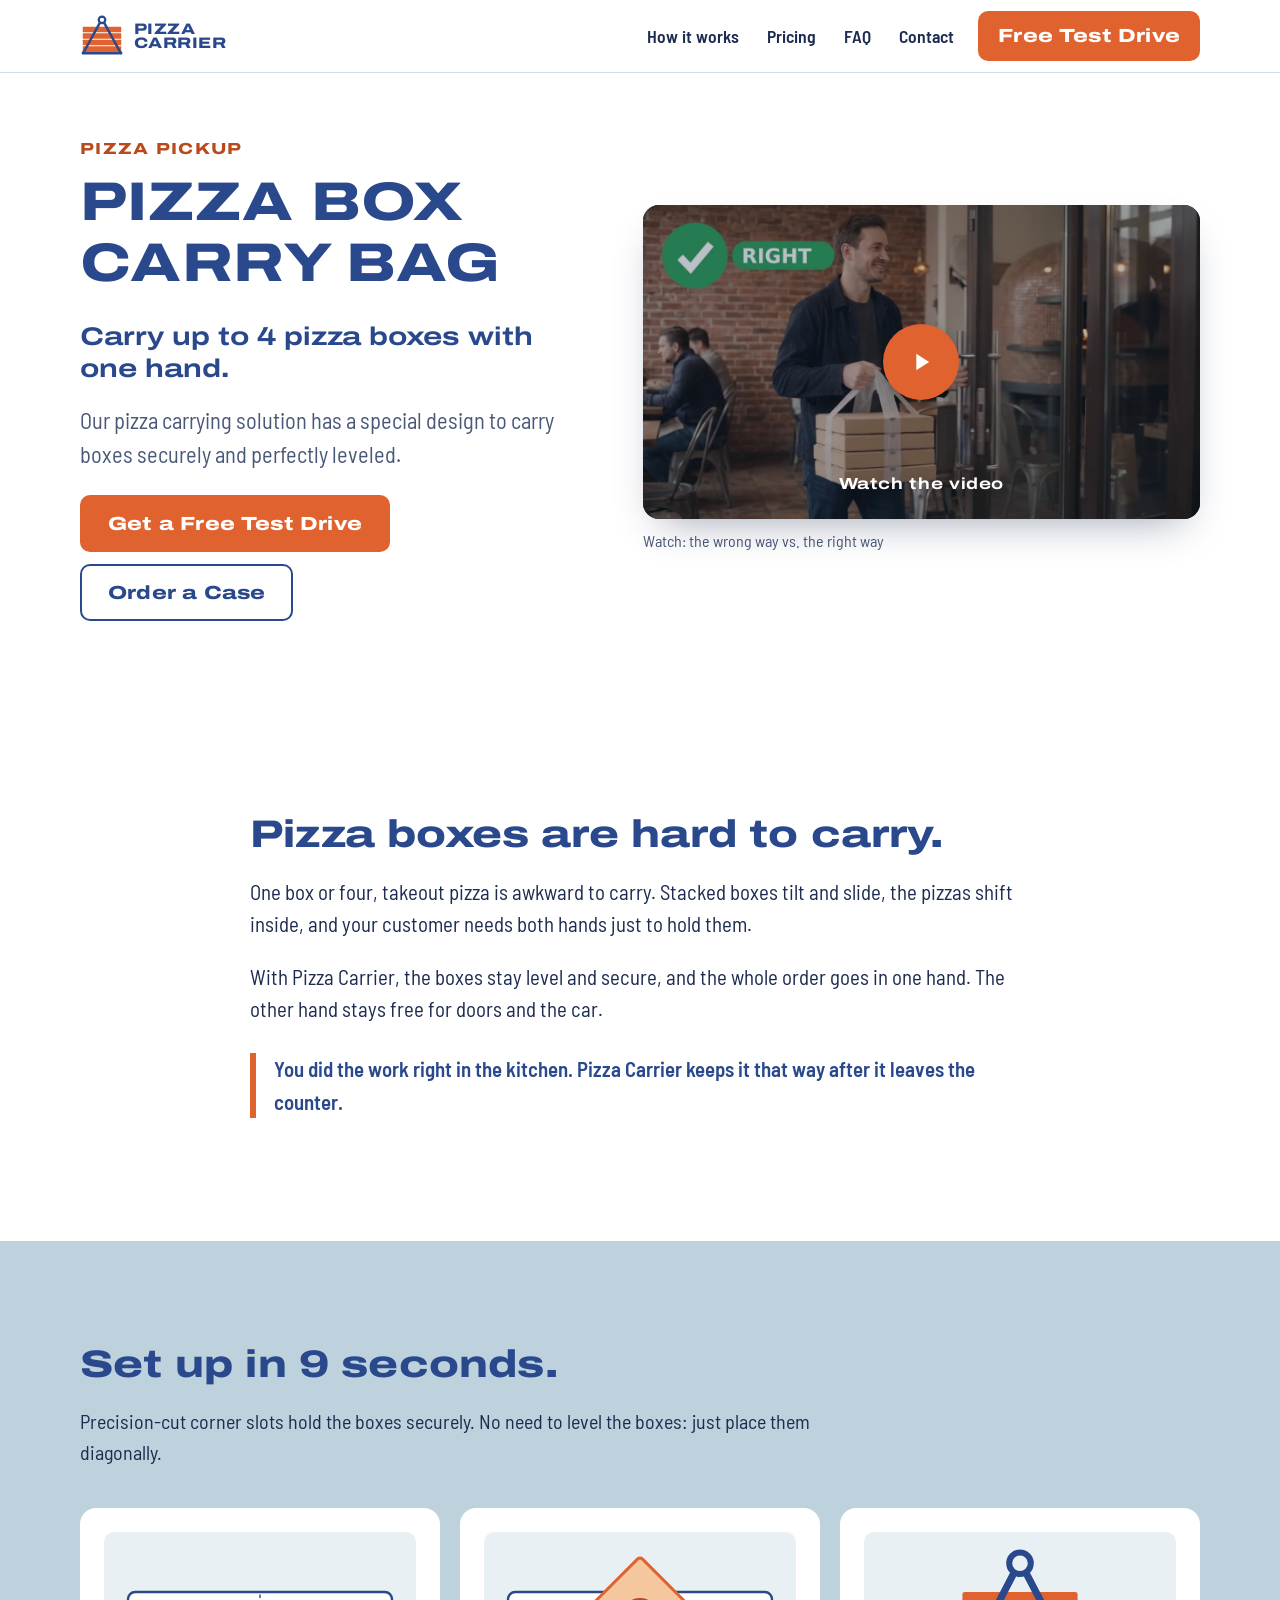
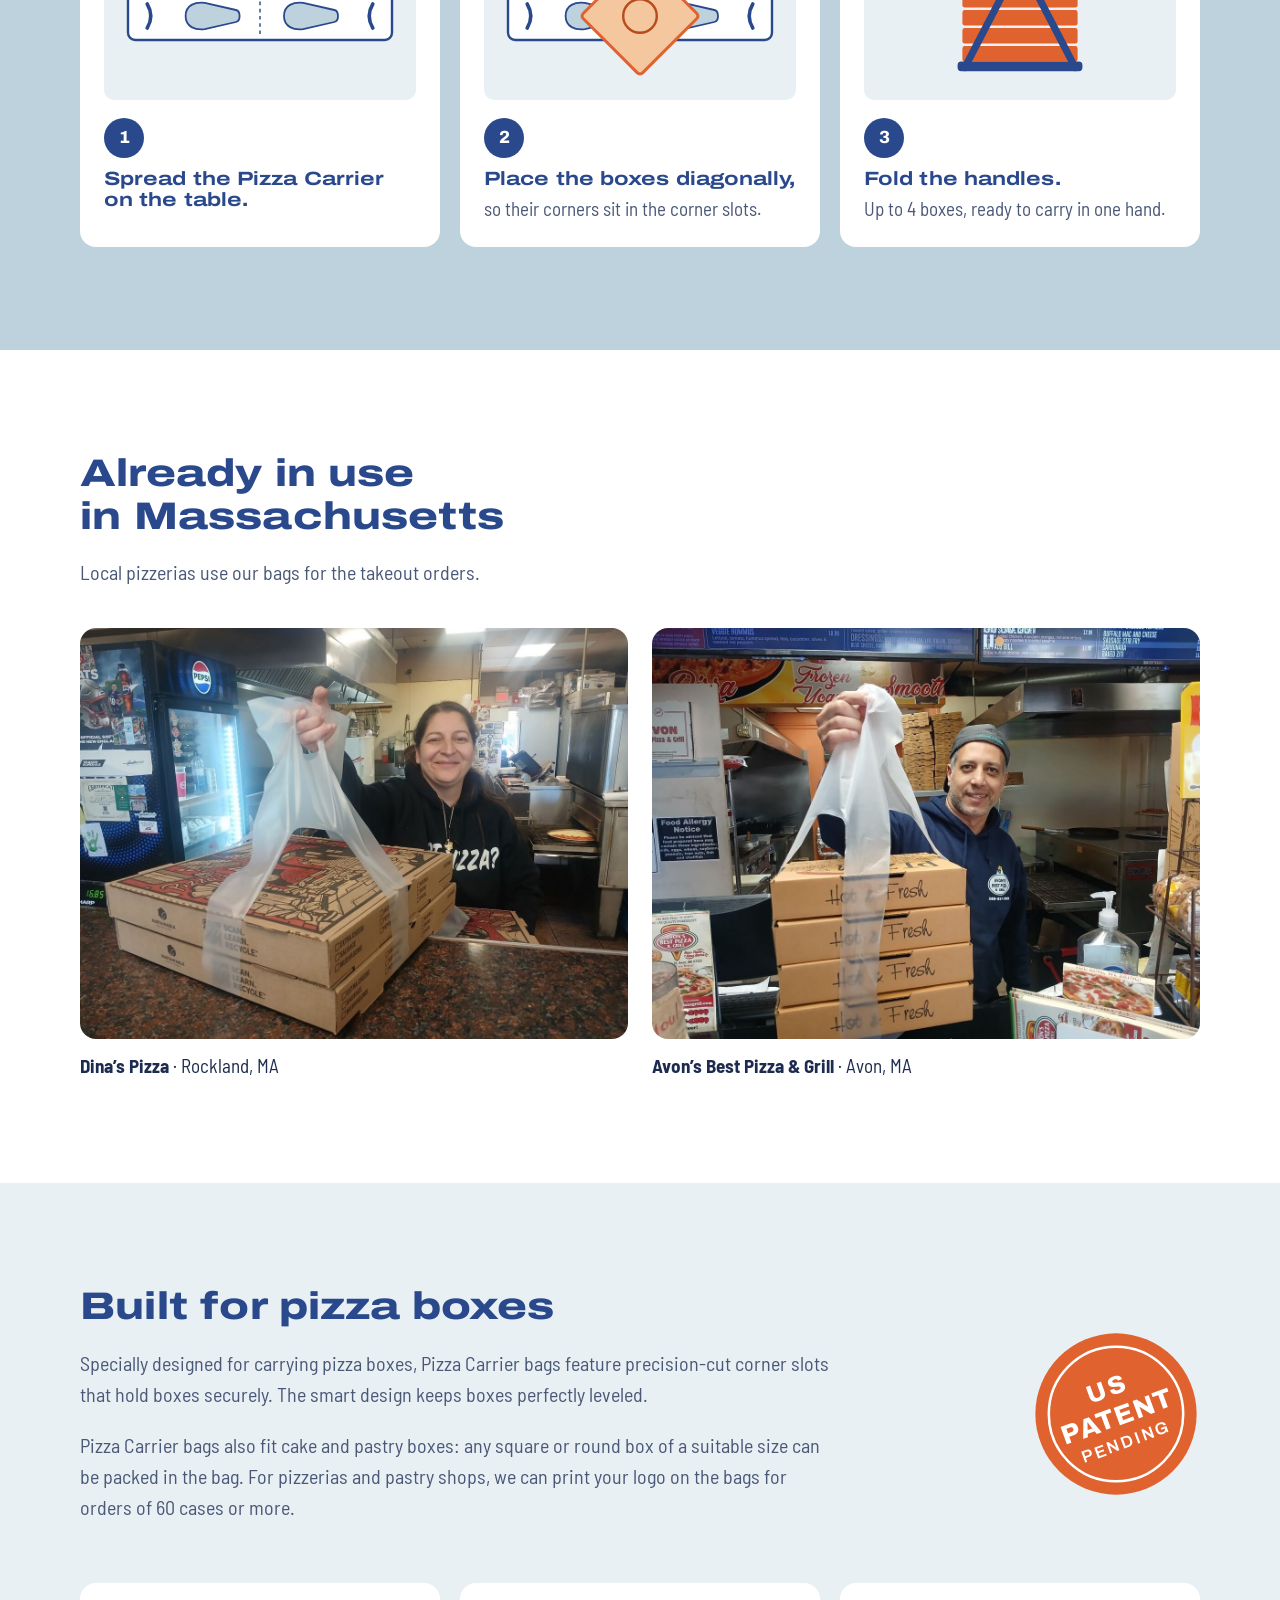
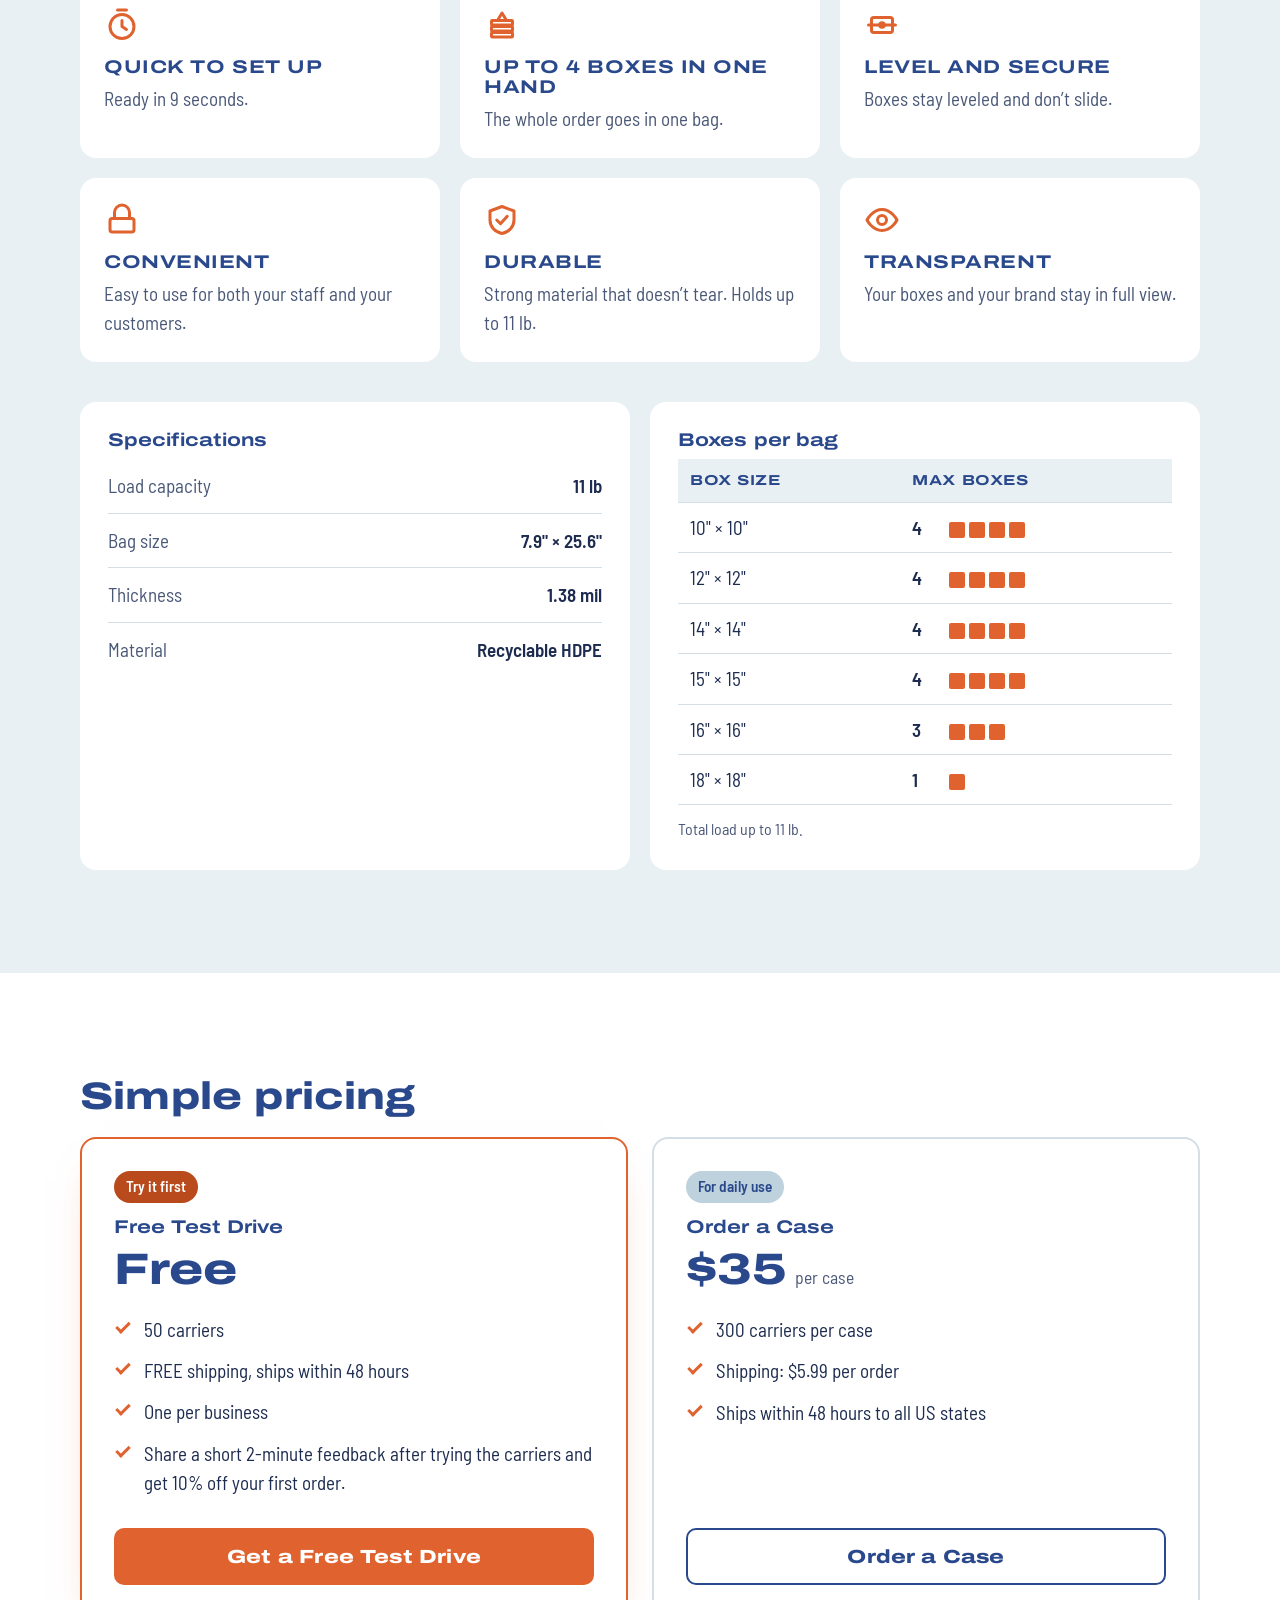
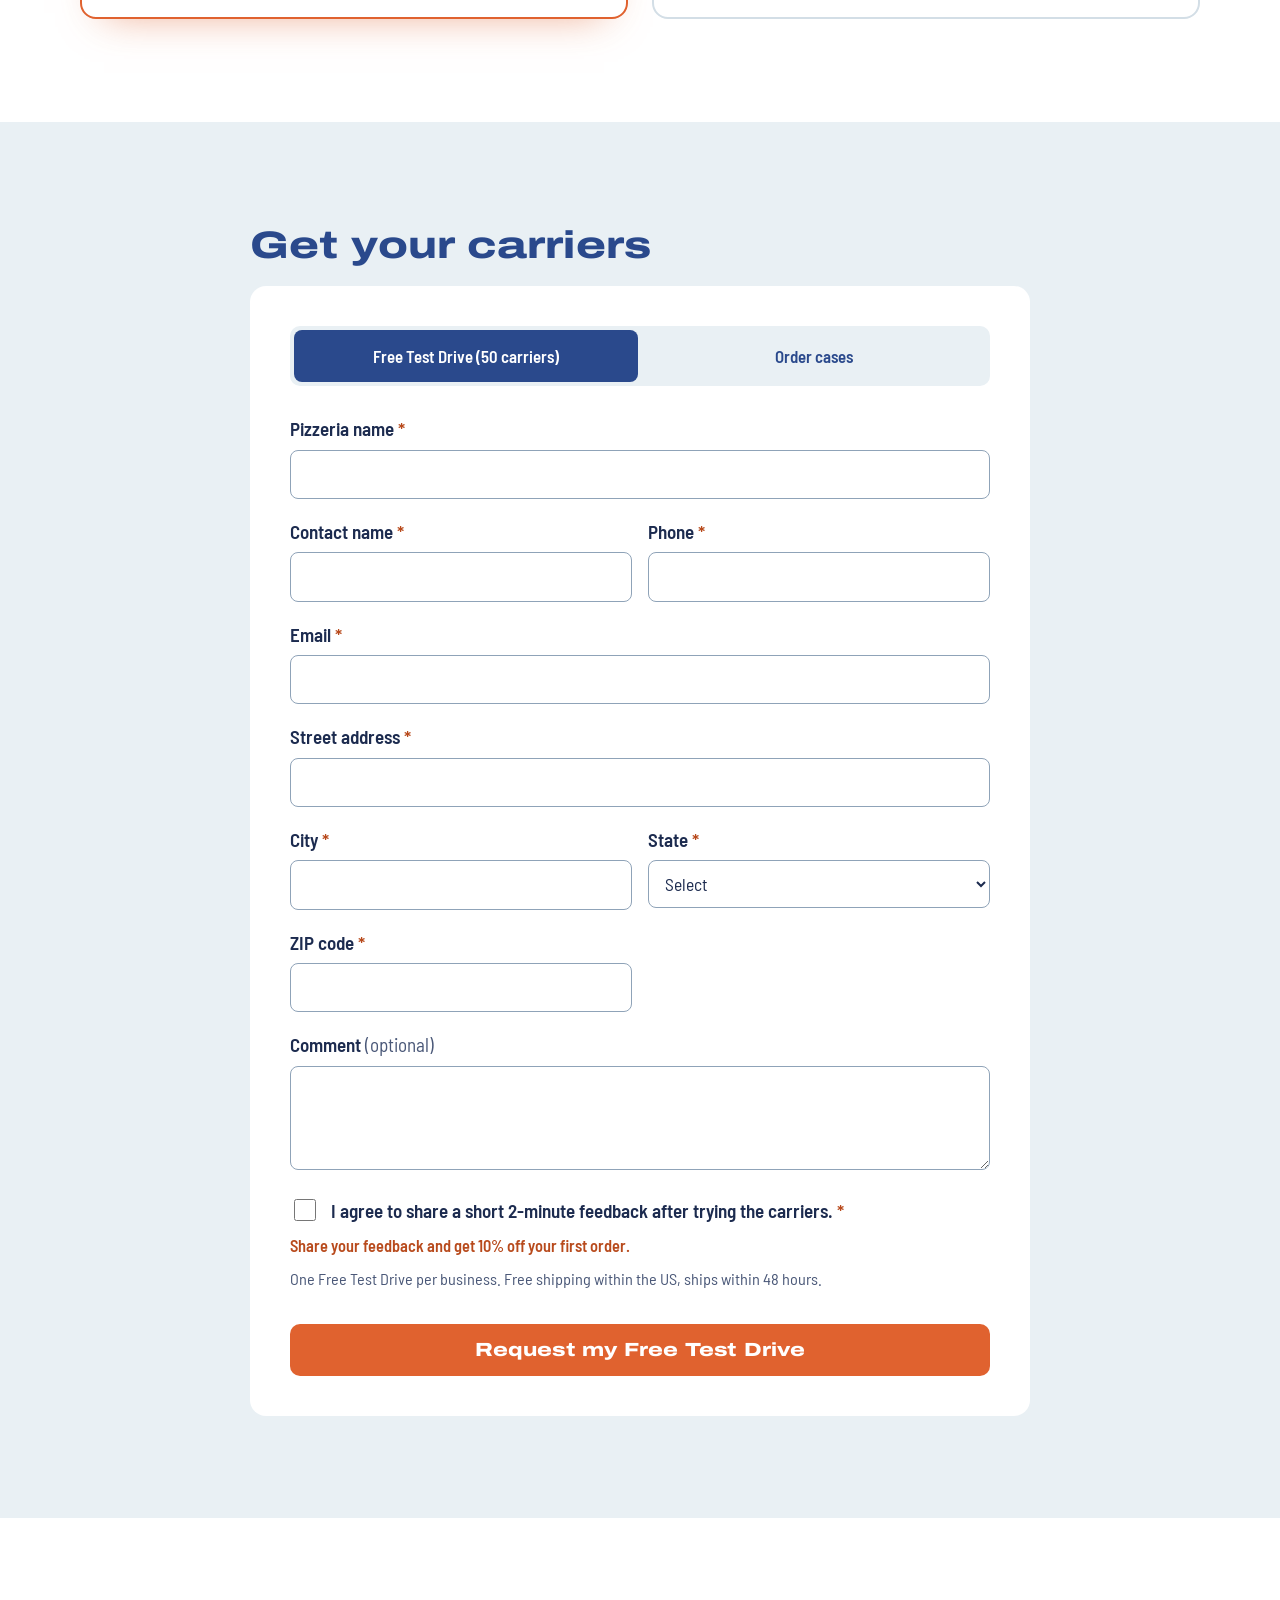
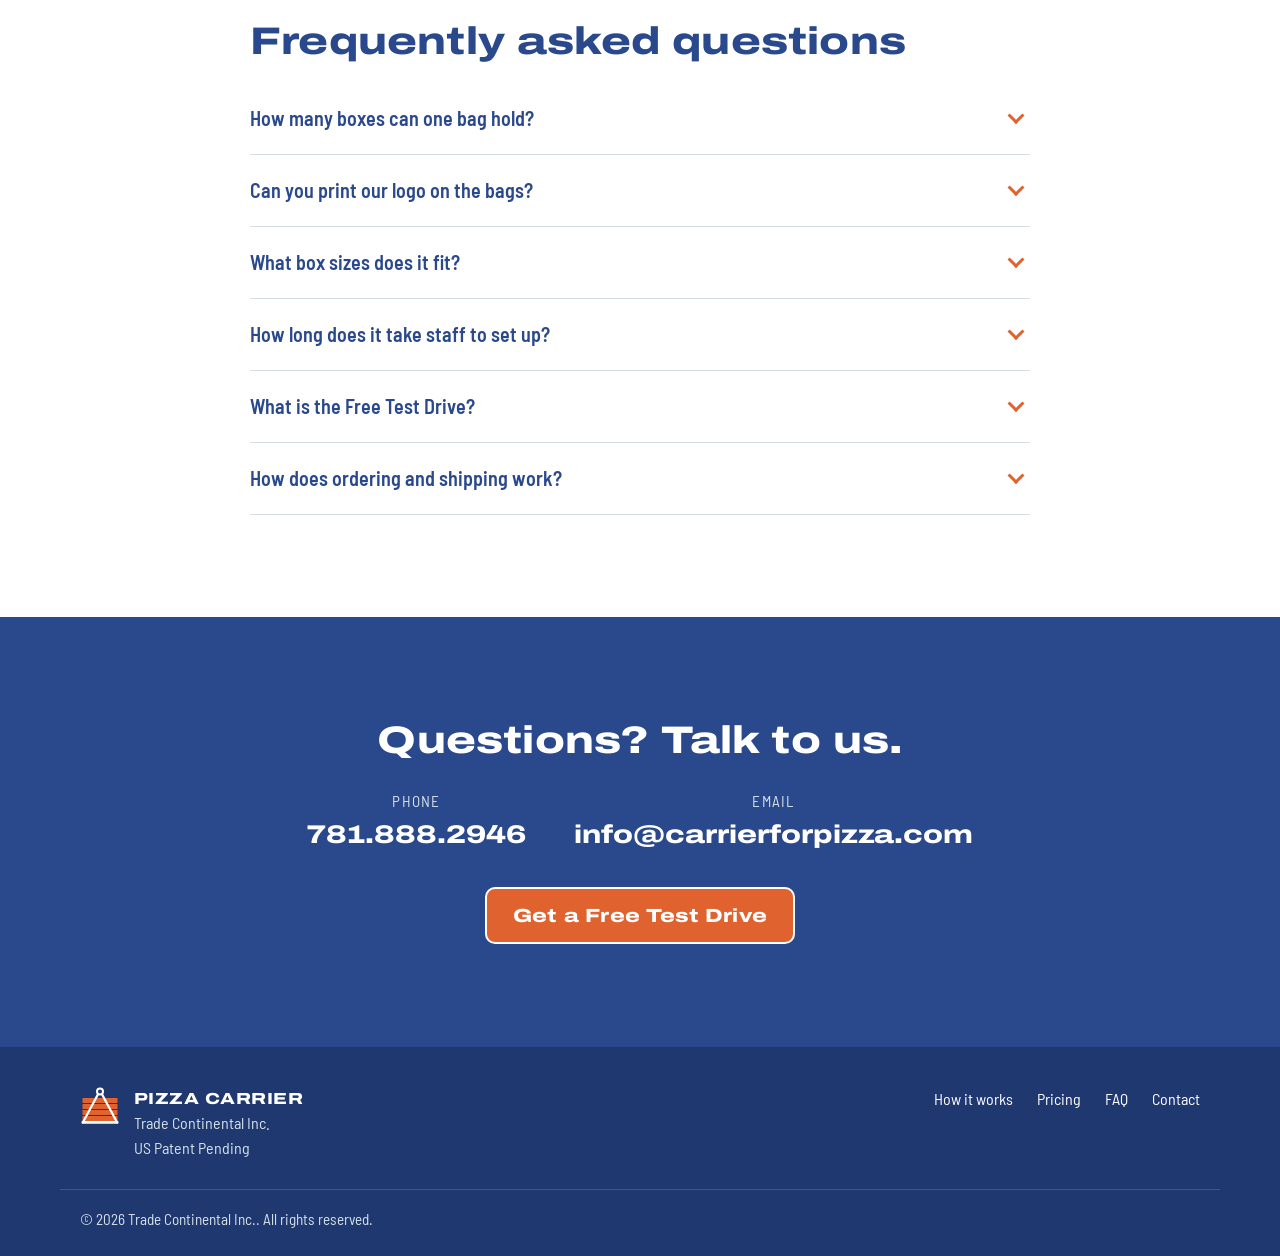
<file: index.html>
<!doctype html>
<html lang="en">
<head>
<meta charset="utf-8">
<meta name="viewport" content="width=device-width, initial-scale=1">
<title>Pizza Carrier — Pizza box carry bag for takeout</title>
<meta name="description" content="Pizza Carrier is a pizza box carry bag for pizzerias. Carry up to 4 pizza boxes with one hand, perfectly leveled, for pizza pickup and takeout. Get a free Test Drive of 50 carriers.">
<link rel="canonical" href="https://carrierforpizza.com/">
<meta name="theme-color" content="#2A498C">

<meta property="og:type" content="website">
<meta property="og:site_name" content="Pizza Carrier">
<meta property="og:title" content="Pizza Carrier — Pizza box carry bag for takeout">
<meta property="og:description" content="A pizza box carry bag that keeps takeout boxes secure and perfectly leveled. Get a free Test Drive of 50 carriers.">
<meta property="og:url" content="https://carrierforpizza.com/">
<meta property="og:image" content="https://carrierforpizza.com/assets/og-image.png">
<meta property="og:image:width" content="1200">
<meta property="og:image:height" content="630">
<meta name="twitter:card" content="summary_large_image">

<link rel="icon" href="assets/favicon.svg" type="image/svg+xml">
<link rel="apple-touch-icon" href="assets/apple-touch-icon.png">

<link rel="preconnect" href="https://fonts.googleapis.com">
<link rel="preconnect" href="https://fonts.gstatic.com" crossorigin>
<link href="https://fonts.googleapis.com/css2?family=Archivo:wdth,wght@125,700;125,800&family=Barlow+Semi+Condensed:wght@400;500;600&display=swap" rel="stylesheet">
<link rel="stylesheet" href="css/styles.css?v=14">
</head>
<body>
<a class="skip-link" href="#main">Skip to content</a>

<header class="site-header">
  <div class="container header-inner">
    <a class="brand" href="#top" aria-label="Pizza Carrier — home">
      <img class="brand-mark" src="assets/logo.svg" alt="" width="44" height="43">
      <span class="brand-word">Pizza<br>Carrier</span>
    </a>
    <nav class="site-nav" aria-label="Main">
      <ul>
        <li><a href="#how-it-works">How it works</a></li>
        <li><a href="#pricing">Pricing</a></li>
        <li><a href="#faq">FAQ</a></li>
        <li><a href="#contact">Contact</a></li>
      </ul>
    </nav>
    <a class="btn btn-primary btn-sm header-cta" href="#order" data-mode="testdrive">Free Test Drive</a>
  </div>
</header>

<main id="main">

  <!-- 2. Hero -->
  <section class="hero" id="top">
    <div class="container hero-grid">
      <div class="hero-video" id="video">
        <div class="video-frame" id="video-frame">
          <button class="video-poster" type="button" id="video-play" aria-label="Play video: setting up a Pizza Carrier">
            <img class="video-poster-mark" src="assets/logo-on-dark.svg" alt="" width="120" height="117">
            <span class="video-play-icon" aria-hidden="true">
              <svg viewBox="0 0 24 24" width="28" height="28"><path d="M8 5v14l11-7z" fill="currentColor"/></svg>
            </span>
            <span class="video-poster-label" id="video-label">Video coming soon</span>
          </button>
        </div>
        <p class="video-caption">Watch: the wrong way vs. the right way</p>
      </div>
      <div class="hero-copy">
        <p class="kicker">Pizza pickup</p>
        <h1>Pizza box carry bag</h1>
        <p class="hero-sub">Carry up to 4 pizza boxes with one hand.</p>
        <p class="lead">Our pizza carrying solution has a special design to carry boxes securely and perfectly leveled.</p>
        <div class="btn-row">
          <a class="btn btn-primary" href="#order" data-mode="testdrive">Get a Free Test Drive</a>
          <a class="btn btn-secondary" href="#order" data-mode="order">Order a Case</a>
        </div>
      </div>
    </div>
  </section>

  <!-- 3. Problem -->
  <section class="section problem">
    <div class="container narrow">
      <h2>Pizza boxes are hard to carry.</h2>
      <p>One box or four, takeout pizza is awkward to carry. Stacked boxes tilt and slide, the pizzas shift inside, and your customer needs both hands just to hold them.</p>
      <p>With Pizza Carrier, the boxes stay level and secure, and the whole order goes in one hand. The other hand stays free for doors and the car.</p>
      <p class="emphasis">You did the work right in the kitchen. Pizza Carrier keeps it that way after it leaves the counter.</p>
    </div>
  </section>

  <!-- 4. How it works -->
  <section class="section how" id="how-it-works">
    <div class="container">
      <div class="section-head">
        <h2>Set up in 9 seconds.</h2>
        <p>Precision-cut corner slots hold the boxes securely. No need to level the boxes: just place them diagonally.</p>
      </div>
      <ol class="steps">
        <li class="step">
          <div class="step-art" aria-hidden="true">
            <svg viewBox="0 0 240 120"><rect x="10" y="40" width="220" height="40" rx="6" fill="#fff" stroke="#2A498C" stroke-width="2"/><path d="M26 50 Q32 60 26 70" fill="none" stroke="#2A498C" stroke-width="3" stroke-linecap="round"/><path d="M214 50 Q208 60 214 70" fill="none" stroke="#2A498C" stroke-width="3" stroke-linecap="round"/><path d="M58 60 C58 51 66 48 74 49 L100 55 C104 56 104 64 100 65 L74 71 C66 72 58 69 58 60 Z" fill="#BED2DD" stroke="#2A498C" stroke-width="1.5"/><path d="M140 60 C140 51 148 48 156 49 L182 55 C186 56 186 64 182 65 L156 71 C148 72 140 69 140 60 Z" fill="#BED2DD" stroke="#2A498C" stroke-width="1.5"/><path d="M120 42 V78" stroke="#2A498C" stroke-width="1.2" stroke-dasharray="3 3"/></svg>
          </div>
          <span class="step-num">1</span>
          <h3>Spread the Pizza Carrier on the table.</h3>
        </li>
        <li class="step">
          <div class="step-art" aria-hidden="true">
            <svg viewBox="0 0 240 120"><rect x="10" y="40" width="220" height="40" rx="6" fill="#fff" stroke="#2A498C" stroke-width="2"/><path d="M26 50 Q32 60 26 70" fill="none" stroke="#2A498C" stroke-width="3" stroke-linecap="round"/><path d="M214 50 Q208 60 214 70" fill="none" stroke="#2A498C" stroke-width="3" stroke-linecap="round"/><path d="M58 60 C58 51 66 48 74 49 L100 55 C104 56 104 64 100 65 L74 71 C66 72 58 69 58 60 Z" fill="#BED2DD" stroke="#2A498C" stroke-width="1.5"/><path d="M140 60 C140 51 148 48 156 49 L182 55 C186 56 186 64 182 65 L156 71 C148 72 140 69 140 60 Z" fill="#BED2DD" stroke="#2A498C" stroke-width="1.5"/><path d="M120 42 V78" stroke="#2A498C" stroke-width="1.2" stroke-dasharray="3 3"/><rect x="85" y="25" width="70" height="70" rx="3" transform="rotate(45 120 60)" fill="#F4C79F" stroke="#E0622F" stroke-width="2.5"/><circle cx="120" cy="60" r="14" fill="none" stroke="#B84A1C" stroke-width="2"/></svg>
          </div>
          <span class="step-num">2</span>
          <h3>Place the boxes diagonally,</h3>
          <p>so their corners sit in the corner slots.</p>
        </li>
        <li class="step">
          <div class="step-art" aria-hidden="true">
            <svg viewBox="0 0 240 120"><rect x="72" y="40" width="96" height="13" rx="2" fill="#E0622F"/><rect x="72" y="55" width="96" height="13" rx="2" fill="#E0622F"/><rect x="72" y="70" width="96" height="13" rx="2" fill="#E0622F"/><rect x="72" y="85" width="96" height="13" rx="2" fill="#E0622F"/><rect x="68" y="98" width="104" height="8" rx="3" fill="#2A498C"/><path d="M114 26 L74 103 M126 26 L166 103" stroke="#2A498C" stroke-width="6" stroke-linecap="round" fill="none"/><circle cx="120" cy="16" r="9" fill="none" stroke="#2A498C" stroke-width="5"/></svg>
          </div>
          <span class="step-num">3</span>
          <h3>Fold the handles.</h3>
          <p>Up to 4 boxes, ready to carry in one hand.</p>
        </li>
      </ol>
    </div>
  </section>

  <!-- 5b. In use (references). Written consent from each pizzeria is still pending:
       get it before switching carrierforpizza.com to this site. -->
  <section class="section references" id="in-use">
    <div class="container">
      <div class="section-head">
        <h2>Already in use in Massachusetts</h2>
        <p>Local pizzerias use our bags for the takeout orders.</p>
      </div>
      <ul class="ref-grid">
        <li>
          <img src="assets/references/dinas-pizza-1.jpg" alt="Owner of Dina’s Pizza holding two pizza boxes in a Pizza Carrier bag" width="1200" height="900" loading="lazy">
          <p class="ref-name"><strong>Dina’s Pizza</strong> · Rockland, MA</p>
        </li>
        <li>
          <img src="assets/references/avons-best-pizza-1.jpg" alt="Avon’s Best Pizza &amp; Grill holding up four pizza boxes in one Pizza Carrier bag" width="1200" height="900" loading="lazy">
          <p class="ref-name"><strong>Avon’s Best Pizza &amp; Grill</strong> · Avon, MA</p>
        </li>
      </ul>
      <!-- Quote goes here once the owner approves the wording (see docs/references.md):
      <blockquote class="ref-quote"><p>“…”</p></blockquote> -->
    </div>
  </section>

  <!-- 6. Features and specs -->
  <section class="section features" id="specs">
    <div class="container">
      <div class="section-head section-head--stamp">
        <div>
          <h2>Built for pizza boxes</h2>
          <p>Specially designed for carrying pizza boxes, Pizza Carrier bags feature precision-cut corner slots that hold boxes securely. The smart design keeps boxes perfectly leveled.</p>
          <p>Pizza Carrier bags also fit cake and pastry boxes: any square or round box of a suitable size can be packed in the bag. For pizzerias and pastry shops, we can print your logo on the bags for orders of 60 cases or more.</p>
        </div>
        <svg class="patent-stamp" viewBox="0 0 200 200" role="img" aria-label="US Patent Pending">
          <circle cx="100" cy="100" r="96" fill="#E0622F"/>
          <circle cx="100" cy="100" r="80" fill="none" stroke="#fff" stroke-width="3"/>
          <g transform="rotate(-20 100 100)" fill="#fff" text-anchor="middle" font-family="Archivo, Arial, sans-serif" font-weight="800">
            <text x="100" y="78" font-size="30" letter-spacing="2">US</text>
            <text x="100" y="114" font-size="32" letter-spacing="1">PATENT</text>
            <text x="100" y="142" font-size="20" font-weight="600" letter-spacing="3">PENDING</text>
          </g>
        </svg>
      </div>
      <ul class="feature-grid">
        <li class="feature">
          <svg class="feature-icon" viewBox="0 0 24 24" aria-hidden="true"><circle cx="12" cy="13" r="8"/><path d="M12 9v4l3 2M9 2h6"/></svg>
          <h3>Quick to set up</h3>
          <p>Ready in 9 seconds.</p>
        </li>
        <li class="feature">
          <svg class="feature-icon" viewBox="0 0 24 24" aria-hidden="true"><rect x="5" y="9" width="14" height="3" rx=".5"/><rect x="5" y="13" width="14" height="3" rx=".5"/><rect x="5" y="17" width="14" height="3" rx=".5"/><path d="M9 9l3-5 3 5"/></svg>
          <h3>Up to 4 boxes in one hand</h3>
          <p>The whole order goes in one bag.</p>
        </li>
        <li class="feature">
          <svg class="feature-icon" viewBox="0 0 24 24" aria-hidden="true"><path d="M3 12h18"/><rect x="5" y="7" width="14" height="10" rx="1.5"/><circle cx="12" cy="12" r="1.5"/></svg>
          <h3>Level and secure</h3>
          <p>Boxes stay leveled and don’t slide.</p>
        </li>
        <li class="feature">
          <svg class="feature-icon" viewBox="0 0 24 24" aria-hidden="true"><path d="M7 11V7a5 5 0 0 1 10 0v4" /><rect x="4" y="11" width="16" height="9" rx="1.5"/></svg>
          <h3>Convenient</h3>
          <p>Easy to use for both your staff and your customers.</p>
        </li>
        <li class="feature">
          <svg class="feature-icon" viewBox="0 0 24 24" aria-hidden="true"><path d="M12 3l8 3v6c0 4.5-3.4 8.2-8 9-4.6-.8-8-4.5-8-9V6z"/><path d="M8.5 12l2.5 2.5 4.5-5"/></svg>
          <h3>Durable</h3>
          <p>Strong material that doesn’t tear. Holds up to 11 lb.</p>
        </li>
        <li class="feature">
          <svg class="feature-icon" viewBox="0 0 24 24" aria-hidden="true"><path d="M2 12s3.5-7 10-7 10 7 10 7-3.5 7-10 7S2 12 2 12z"/><circle cx="12" cy="12" r="3"/></svg>
          <h3>Transparent</h3>
          <p>Your boxes and your brand stay in full view.</p>
        </li>
      </ul>

      <div class="spec-grid">
        <div class="spec-card">
          <h3>Specifications</h3>
          <dl class="spec-list">
            <div><dt>Load capacity</dt><dd>11 lb</dd></div>
            <div><dt>Bag size</dt><dd>7.9" × 25.6"</dd></div>
            <div><dt>Thickness</dt><dd>1.38 mil</dd></div>
            <div><dt>Material</dt><dd>Recyclable HDPE</dd></div>
          </dl>
        </div>
        <div class="spec-card">
          <h3>Boxes per bag</h3>
          <div class="table-wrap">
            <table class="size-table">
              <thead><tr><th scope="col">Box size</th><th scope="col">Max boxes</th></tr></thead>
              <tbody>
                <tr><td>10" × 10"</td><td><span class="box-count">4</span><span class="box-icons" aria-hidden="true"><span class="box-ico"></span><span class="box-ico"></span><span class="box-ico"></span><span class="box-ico"></span></span></td></tr>
                <tr><td>12" × 12"</td><td><span class="box-count">4</span><span class="box-icons" aria-hidden="true"><span class="box-ico"></span><span class="box-ico"></span><span class="box-ico"></span><span class="box-ico"></span></span></td></tr>
                <tr><td>14" × 14"</td><td><span class="box-count">4</span><span class="box-icons" aria-hidden="true"><span class="box-ico"></span><span class="box-ico"></span><span class="box-ico"></span><span class="box-ico"></span></span></td></tr>
                <tr><td>15" × 15"</td><td><span class="box-count">4</span><span class="box-icons" aria-hidden="true"><span class="box-ico"></span><span class="box-ico"></span><span class="box-ico"></span><span class="box-ico"></span></span></td></tr>
                <tr><td>16" × 16"</td><td><span class="box-count">3</span><span class="box-icons" aria-hidden="true"><span class="box-ico"></span><span class="box-ico"></span><span class="box-ico"></span></span></td></tr>
                <tr><td>18" × 18"</td><td><span class="box-count">1</span><span class="box-icons" aria-hidden="true"><span class="box-ico"></span></span></td></tr>
              </tbody>
            </table>
          </div>
          <p class="note">Total load up to 11 lb.</p>
        </div>
      </div>
    </div>
  </section>

  <!-- 7. Pricing -->
  <section class="section pricing" id="pricing">
    <div class="container">
      <h2>Simple pricing</h2>
      <div class="price-grid">
        <article class="price-card price-card--featured">
          <p class="price-tag">Try it first</p>
          <h3>Free Test Drive</h3>
          <p class="price"><span class="price-big">Free</span></p>
          <ul class="checks">
            <li>50 carriers</li>
            <li>FREE shipping, ships within 48 hours</li>
            <li>One per business</li>
            <li>Share a short 2-minute feedback after trying the carriers and get 10% off your first order.</li>
          </ul>
          <a class="btn btn-primary btn-block" href="#order" data-mode="testdrive">Get a Free Test Drive</a>
        </article>
        <article class="price-card">
          <p class="price-tag price-tag--plain">For daily use</p>
          <h3>Order a Case</h3>
          <p class="price"><span class="price-big">$35</span> <span class="price-unit">per case</span></p>
          <ul class="checks">
            <li>300 carriers per case</li>
            <li>Shipping: $5.99 per order</li>
            <li>Ships within 48 hours to all US states</li>
          </ul>
          <a class="btn btn-secondary btn-block" href="#order" data-mode="order">Order a Case</a>
        </article>
      </div>
    </div>
  </section>

  <!-- 8. Order form -->
  <section class="section order" id="order">
    <div class="container narrow">
      <h2>Get your carriers</h2>
      <form class="form" id="order-form" novalidate>
        <fieldset class="mode-toggle">
          <legend class="visually-hidden">What would you like?</legend>
          <label class="mode-option"><input type="radio" name="mode" value="testdrive" checked><span>Free Test Drive (50 carriers)</span></label>
          <label class="mode-option"><input type="radio" name="mode" value="order"><span>Order cases</span></label>
        </fieldset>

        <div class="field-grid">
          <div class="field field--full">
            <label for="f-pizzeria">Pizzeria name <span class="req" aria-hidden="true">*</span></label>
            <input id="f-pizzeria" name="pizzeria_name" type="text" autocomplete="organization" required>
          </div>
          <div class="field">
            <label for="f-contact">Contact name <span class="req" aria-hidden="true">*</span></label>
            <input id="f-contact" name="name" type="text" autocomplete="name" required>
          </div>
          <div class="field">
            <label for="f-phone">Phone <span class="req" aria-hidden="true">*</span></label>
            <input id="f-phone" name="phone" type="tel" autocomplete="tel" required>
          </div>
          <div class="field field--full">
            <label for="f-email">Email <span class="req" aria-hidden="true">*</span></label>
            <input id="f-email" name="email" type="email" autocomplete="email" required>
          </div>
          <div class="field field--full">
            <label for="f-street">Street address <span class="req" aria-hidden="true">*</span></label>
            <input id="f-street" name="street" type="text" autocomplete="address-line1" required>
          </div>
          <div class="field">
            <label for="f-city">City <span class="req" aria-hidden="true">*</span></label>
            <input id="f-city" name="city" type="text" autocomplete="address-level2" required>
          </div>
          <div class="field field--half">
            <label for="f-state">State <span class="req" aria-hidden="true">*</span></label>
            <select id="f-state" name="state" autocomplete="address-level1" required>
              <option value="">Select</option>
              <option>AL</option><option>AK</option><option>AZ</option><option>AR</option><option>CA</option><option>CO</option><option>CT</option><option>DE</option><option>DC</option><option>FL</option><option>GA</option><option>HI</option><option>ID</option><option>IL</option><option>IN</option><option>IA</option><option>KS</option><option>KY</option><option>LA</option><option>ME</option><option>MD</option><option>MA</option><option>MI</option><option>MN</option><option>MS</option><option>MO</option><option>MT</option><option>NE</option><option>NV</option><option>NH</option><option>NJ</option><option>NM</option><option>NY</option><option>NC</option><option>ND</option><option>OH</option><option>OK</option><option>OR</option><option>PA</option><option>RI</option><option>SC</option><option>SD</option><option>TN</option><option>TX</option><option>UT</option><option>VT</option><option>VA</option><option>WA</option><option>WV</option><option>WI</option><option>WY</option>
            </select>
          </div>
          <div class="field field--half">
            <label for="f-zip">ZIP code <span class="req" aria-hidden="true">*</span></label>
            <input id="f-zip" name="zip" type="text" inputmode="numeric" autocomplete="postal-code" pattern="[0-9]{5}(-[0-9]{4})?" required>
          </div>
          <div class="field field--full" data-only="order" hidden>
            <label for="f-cases">Number of cases <span class="req" aria-hidden="true">*</span></label>
            <input id="f-cases" name="cases" type="number" min="1" step="1" value="1" inputmode="numeric">
          </div>
          <div class="field field--full">
            <label for="f-comment">Comment <span class="optional">(optional)</span></label>
            <textarea id="f-comment" name="comment" rows="3"></textarea>
          </div>
        </div>

        <div data-only="testdrive">
          <label class="check">
            <input type="checkbox" id="f-feedback" name="feedback_agreement" value="Agreed" required>
            <span>I agree to share a short 2-minute feedback after trying the carriers. <span class="req" aria-hidden="true">*</span></span>
          </label>
          <p class="form-note form-note--accent">Share your feedback and get 10% off your first order.</p>
          <p class="form-note">One Free Test Drive per business. Free shipping within the US, ships within 48 hours.</p>
        </div>
        <div data-only="order" hidden>
          <p class="form-note">$35 per case of 300 carriers, plus $5.99 shipping per order. Ships within 48 hours. We’ll contact you to confirm your order and payment.</p>
        </div>

        <!-- hidden fields -->
        <input type="hidden" name="form_type" value="Test Drive">
        <input type="hidden" name="src" value="">
        <input type="hidden" name="page_url" value="">
        <div class="hp" aria-hidden="true"><label>Leave this empty <input type="text" name="website" tabindex="-1" autocomplete="off"></label></div>

        <p class="form-error" id="order-error" role="alert" hidden></p>
        <button class="btn btn-primary btn-block" type="submit" id="order-submit">Request my Free Test Drive</button>
      </form>

      <div class="form-result" id="order-success" tabindex="-1" hidden>
        <h3 id="order-success-title">Thank you! Your Test Drive request is in.</h3>
        <p id="order-success-text">We’ll contact you to confirm shipping.</p>
        <button type="button" class="btn btn-secondary btn-sm" id="order-again">Send another request</button>
      </div>
    </div>
  </section>

  <!-- 9. FAQ -->
  <section class="section faq" id="faq">
    <div class="container narrow">
      <h2>Frequently asked questions</h2>
      <div class="faq-list">
        <details>
          <summary>How many boxes can one bag hold?</summary>
          <p>Up to 4 boxes for sizes from 10" to 15", with a total load of up to 11 lb. See the <a href="#specs">box-size table</a> for the maximum per size.</p>
        </details>
        <details>
          <summary>Can you print our logo on the bags?</summary>
          <p>Yes. Logo printing is available for orders of 60 cases or more. Contact us for details.</p>
        </details>
        <details>
          <summary>What box sizes does it fit?</summary>
          <p>Square pizza boxes from 10" × 10" to 18" × 18", plus cake and pastry boxes of a suitable size. Larger boxes mean fewer per bag: 3 for 16" boxes and 1 for 18" boxes.</p>
        </details>
        <details>
          <summary>How long does it take staff to set up?</summary>
          <p>About 9 seconds: spread the bag on the table, place the boxes diagonally, fold the handles.</p>
        </details>
        <details>
          <summary>What is the Free Test Drive?</summary>
          <p>50 carriers with free shipping, one per business. In return, we ask for a short 2-minute feedback after you try them. Share it and you get 10% off your first order.</p>
        </details>
        <details>
          <summary>How does ordering and shipping work?</summary>
          <p>Carriers come 300 per case at $35 per case. Shipping is $5.99 per order, and we ship to all US states within 48 hours. After you send the form, we’ll contact you to confirm your order and payment.</p>
        </details>
      </div>
    </div>
  </section>

  <!-- 10. Contact -->
  <section class="section contact" id="contact">
    <div class="container contact-inner">
      <h2>Questions? <span class="nowrap">Talk to us.</span></h2>
      <ul class="contact-list">
        <li><span class="contact-label">Phone</span><a href="tel:+17818882946">781.888.2946</a></li>
        <li><span class="contact-label">Email</span><a href="mailto:info@carrierforpizza.com">info@carrierforpizza.com</a></li>
      </ul>
      <a class="btn btn-primary" href="#order" data-mode="testdrive">Get a Free Test Drive</a>
    </div>
  </section>
</main>

<footer class="site-footer">
  <div class="container footer-inner">
    <div class="footer-brand">
      <img src="assets/logo-on-dark.svg" alt="" width="40" height="39">
      <div>
        <p class="footer-word">Pizza Carrier</p>
        <p class="footer-company">Trade Continental Inc.</p>
        <p class="footer-patent">US Patent Pending</p>
      </div>
    </div>
    <nav aria-label="Footer">
      <ul class="footer-nav">
        <li><a href="#how-it-works">How it works</a></li>
        <li><a href="#pricing">Pricing</a></li>
        <li><a href="#faq">FAQ</a></li>
        <li><a href="#contact">Contact</a></li>
      </ul>
    </nav>
  </div>
  <div class="container footer-legal">
    <p>© <span id="year">2026</span> Trade Continental Inc.. All rights reserved.</p>
  </div>
</footer>

<script src="js/config.js?v=14"></script>
<script src="js/main.js?v=14"></script>
</body>
</html>
</file>
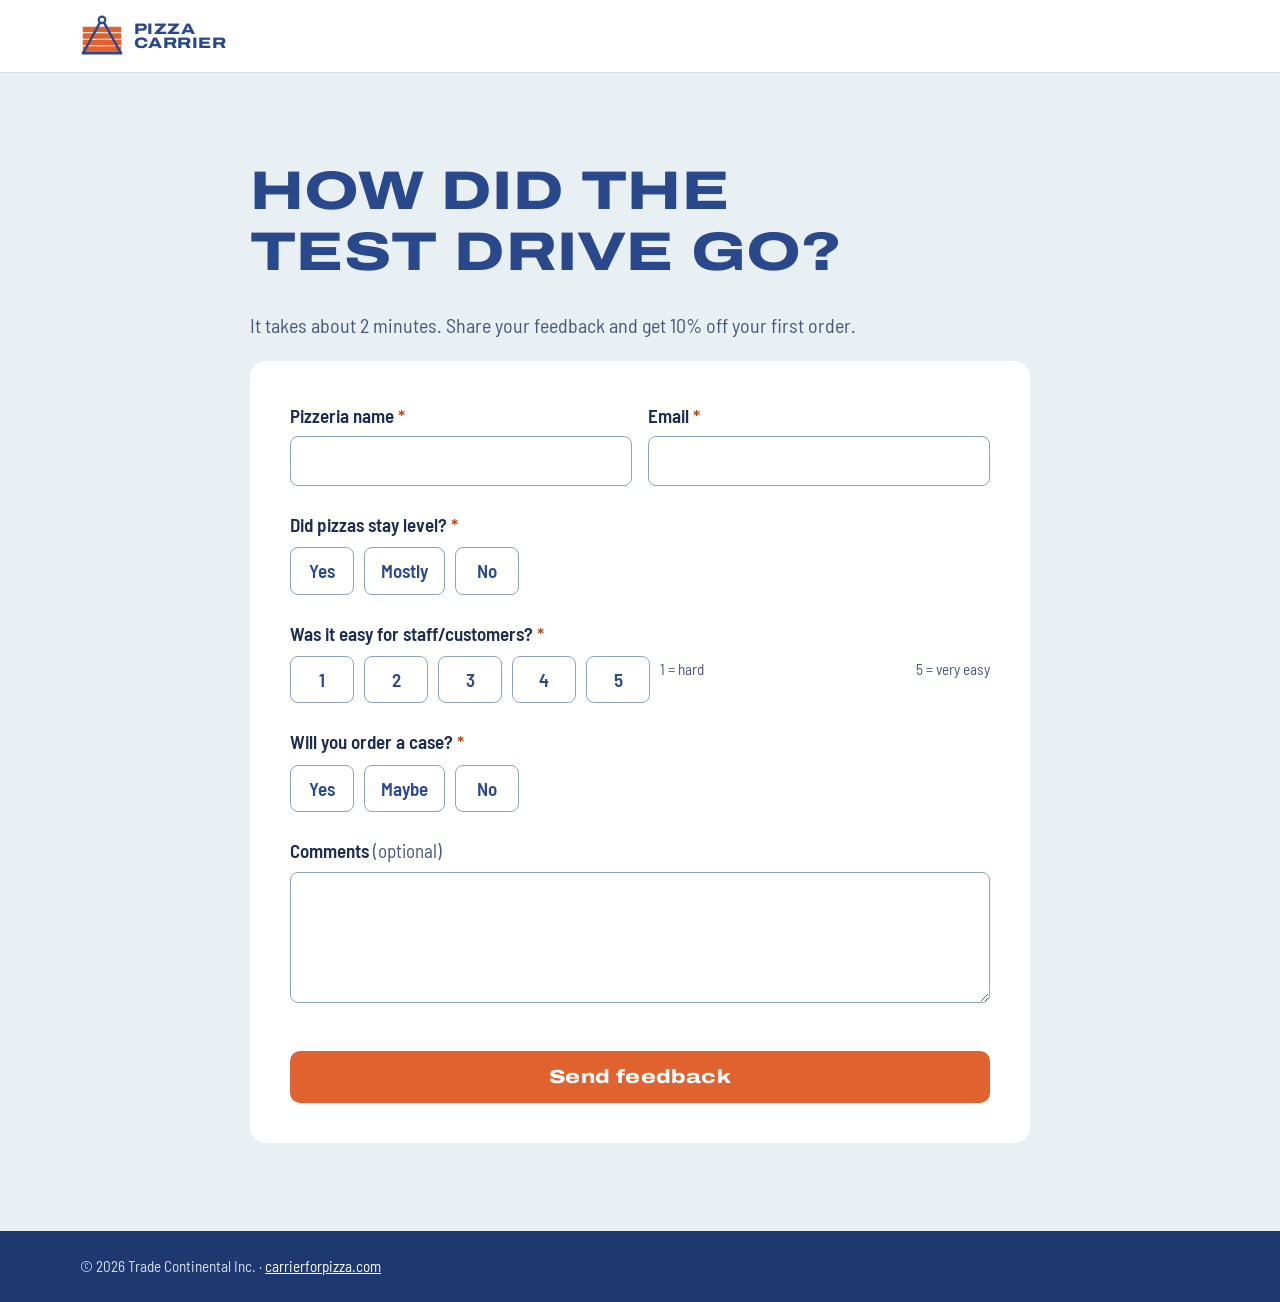
<file: feedback/index.html>
<!doctype html>
<html lang="en">
<head>
<meta charset="utf-8">
<meta name="viewport" content="width=device-width, initial-scale=1">
<title>Test Drive Feedback — Pizza Carrier</title>
<meta name="description" content="Share a short 2-minute feedback on your Pizza Carrier Test Drive and get 10% off your first order.">
<meta name="robots" content="noindex">
<meta name="theme-color" content="#2A498C">
<link rel="icon" href="../assets/favicon.svg" type="image/svg+xml">
<link rel="apple-touch-icon" href="../assets/apple-touch-icon.png">
<link rel="preconnect" href="https://fonts.googleapis.com">
<link rel="preconnect" href="https://fonts.gstatic.com" crossorigin>
<link href="https://fonts.googleapis.com/css2?family=Archivo:wdth,wght@125,700;125,800&family=Barlow+Semi+Condensed:wght@400;500;600&display=swap" rel="stylesheet">
<link rel="stylesheet" href="../css/styles.css?v=14">
</head>
<body>
<a class="skip-link" href="#main">Skip to content</a>

<header class="site-header">
  <div class="container header-inner">
    <a class="brand" href="../" aria-label="Pizza Carrier — home">
      <img class="brand-mark" src="../assets/logo.svg" alt="" width="44" height="43">
      <span class="brand-word">Pizza<br>Carrier</span>
    </a>
  </div>
</header>

<main id="main" class="page-simple">
  <div class="container narrow">
    <h1>How did the Test Drive go?</h1>
    <p class="intro">It takes about 2 minutes. Share your feedback and get 10% off your first order.</p>

    <form class="form stack" id="feedback-form" novalidate>
      <div class="field-grid">
        <div class="field">
          <label for="fb-pizzeria">Pizzeria name <span class="req" aria-hidden="true">*</span></label>
          <input id="fb-pizzeria" name="pizzeria_name" type="text" autocomplete="organization" required>
        </div>
        <div class="field">
          <label for="fb-email">Email <span class="req" aria-hidden="true">*</span></label>
          <input id="fb-email" name="email" type="email" autocomplete="email" required>
        </div>
      </div>

      <fieldset class="radio-row" data-required>
        <legend>Did pizzas stay level? <span class="req" aria-hidden="true">*</span></legend>
        <label class="radio-pill"><input type="radio" name="level" value="Yes"><span>Yes</span></label>
        <label class="radio-pill"><input type="radio" name="level" value="Mostly"><span>Mostly</span></label>
        <label class="radio-pill"><input type="radio" name="level" value="No"><span>No</span></label>
      </fieldset>

      <fieldset class="radio-row" data-required>
        <legend>Was it easy for staff/customers? <span class="req" aria-hidden="true">*</span></legend>
        <label class="radio-pill"><input type="radio" name="ease" value="1 (hard)"><span>1</span></label>
        <label class="radio-pill"><input type="radio" name="ease" value="2"><span>2</span></label>
        <label class="radio-pill"><input type="radio" name="ease" value="3"><span>3</span></label>
        <label class="radio-pill"><input type="radio" name="ease" value="4"><span>4</span></label>
        <label class="radio-pill"><input type="radio" name="ease" value="5 (very easy)"><span>5</span></label>
        <div class="scale-hint" aria-hidden="true"><span>1 = hard</span><span>5 = very easy</span></div>
      </fieldset>

      <fieldset class="radio-row" data-required>
        <legend>Will you order a case? <span class="req" aria-hidden="true">*</span></legend>
        <label class="radio-pill"><input type="radio" name="order_intent" value="Yes"><span>Yes</span></label>
        <label class="radio-pill"><input type="radio" name="order_intent" value="Maybe"><span>Maybe</span></label>
        <label class="radio-pill"><input type="radio" name="order_intent" value="No"><span>No</span></label>
      </fieldset>

      <div class="field">
        <label for="fb-comments">Comments <span class="optional">(optional)</span></label>
        <textarea id="fb-comments" name="comments" rows="4"></textarea>
      </div>

      <div class="hp" aria-hidden="true"><label>Leave this empty <input type="text" name="website" tabindex="-1" autocomplete="off"></label></div>

      <p class="form-error" id="feedback-error" role="alert" hidden>Something went wrong and your feedback wasn’t sent. Please try again, or email info@carrierforpizza.com.</p>
      <button class="btn btn-primary btn-block" type="submit">Send feedback</button>
    </form>

    <div class="form-result" id="feedback-success" tabindex="-1" hidden>
      <h2>Thank you for your feedback!</h2>
      <p>We’ll get back to you to confirm your 10% discount on your first order.</p>
    </div>
  </div>
</main>

<footer class="site-footer">
  <div class="container footer-legal">
    <p>© <span id="year">2026</span> Trade Continental Inc. · <a href="../" style="color:#fff">carrierforpizza.com</a></p>
  </div>
</footer>

<script src="../js/config.js?v=14"></script>
<script src="../js/main.js?v=14"></script>
</body>
</html>
</file>
<file: css/styles.css>
/* =========================================================
   Pizza Carrier — styles
   Brand colors sampled from the client flyer. Change them here only.
   ========================================================= */
:root {
  --navy: #2A498C;          /* primary brand color */
  --navy-deep: #1F3870;     /* hover / dark sections */
  --ink: #1C2B4F;           /* body text */
  --ink-soft: #4A5878;      /* secondary text (7:1 on white) */
  --orange: #E0622F;        /* brand orange: large bold text, shapes, buttons only */
  --orange-dark: #B84A1C;   /* orange for small text (5.2:1 on white) */
  --sky: #BED2DD;           /* light-blue section background (flyer steps band) */
  --sky-soft: #E9F0F4;
  --paper: #FFFFFF;
  --line: #D3DEE6;

  --font-head: "Archivo", "Arial Black", "Helvetica Neue", Arial, sans-serif;
  --font-body: "Barlow Semi Condensed", "Arial Narrow", "Helvetica Neue", Arial, sans-serif;

  --radius: 10px;
  --radius-lg: 16px;
  --container: 1160px;
  --gutter: 20px;
}

*, *::before, *::after { box-sizing: border-box; }
html { scroll-behavior: smooth; scroll-padding-top: 84px; }
@media (prefers-reduced-motion: reduce) { html { scroll-behavior: auto; } }

body {
  margin: 0;
  font-family: var(--font-body);
  font-size: 1.1875rem;
  line-height: 1.55;
  color: var(--ink);
  background: var(--paper);
  -webkit-font-smoothing: antialiased;
}
img, svg { max-width: 100%; display: block; }
a { color: var(--navy); }
a:hover { color: var(--orange-dark); }
:focus-visible { outline: 3px solid var(--orange); outline-offset: 2px; }

h1, h2, h3 {
  font-family: var(--font-head);
  font-stretch: 125%;
  font-weight: 800;
  color: var(--navy);
  line-height: 1.12;
  margin: 0 0 .5em;
  letter-spacing: .005em;
}
h1 { font-size: clamp(2rem, 4.6vw, 3.4rem); text-transform: uppercase; }
h2 { font-size: clamp(1.6rem, 3.2vw, 2.4rem); }
h3 { font-size: 1.15rem; font-weight: 700; }
p { margin: 0 0 1em; }
[hidden] { display: none !important; }
h1, h2 { text-wrap: balance; }

.container { width: 100%; max-width: var(--container); margin: 0 auto; padding: 0 var(--gutter); }
.narrow { max-width: 820px; }
.section { padding: clamp(56px, 8vw, 104px) 0; }
.section-head { max-width: 760px; margin-bottom: 40px; }
.section-head--stamp { max-width: none; display: grid; gap: 24px; align-items: center; }
.section-head--stamp > div { max-width: 760px; }
.patent-stamp { width: 140px; height: 140px; }
@media (min-width: 768px) { .section-head--stamp { grid-template-columns: 1fr auto; gap: 48px; } .patent-stamp { width: 168px; height: 168px; } }
.nowrap { white-space: nowrap; }
.section-head p { color: var(--ink-soft); font-size: 1.25rem; }

.visually-hidden, .hp {
  position: absolute !important; width: 1px; height: 1px; overflow: hidden;
  clip: rect(0 0 0 0); white-space: nowrap; border: 0; padding: 0; margin: -1px;
}
.skip-link { position: absolute; left: -9999px; top: 8px; background: var(--navy); color: #fff; padding: 10px 16px; z-index: 100; border-radius: 6px; }
.skip-link:focus { left: 8px; color: #fff; }

/* ---------- Buttons ---------- */
.btn {
  display: inline-flex; align-items: center; justify-content: center;
  min-height: 52px; padding: 12px 26px;
  font-family: var(--font-head); font-stretch: 125%; font-weight: 800;
  font-size: 1.1875rem;          /* 19px bold = large text → white on orange passes 3:1 */
  text-decoration: none; letter-spacing: .01em;
  border-radius: var(--radius); border: 2px solid transparent;
  cursor: pointer; transition: background-color .15s, color .15s, border-color .15s;
}
.btn-primary { background: var(--orange); color: #fff; }
.btn-primary:hover { background: var(--orange-dark); color: #fff; }
.btn-secondary { background: #fff; color: var(--navy); border-color: var(--navy); }
.btn-secondary:hover { background: var(--navy); color: #fff; }
.btn-sm { min-height: 44px; padding: 8px 18px; font-size: 1.1875rem; }
.btn-block { width: 100%; }
.btn-row { display: flex; flex-wrap: wrap; gap: 12px; }
.btn[disabled] { opacity: .6; cursor: progress; }

/* ---------- Header ---------- */
.site-header {
  position: sticky; top: 0; z-index: 50;
  background: rgba(255,255,255,.96);
  border-bottom: 1px solid var(--line);
  backdrop-filter: saturate(1.2) blur(6px);
}
.header-inner { display: flex; align-items: center; gap: 24px; min-height: 72px; }
.brand { display: flex; align-items: center; gap: 10px; text-decoration: none; }
.brand-mark { width: 44px; height: auto; }
.brand-word {
  font-family: var(--font-head); font-stretch: 125%; font-weight: 800;
  text-transform: uppercase; color: var(--navy);
  font-size: .95rem; line-height: .95; letter-spacing: .03em;
}
.site-nav { margin-left: auto; }
.site-nav ul { display: flex; gap: 28px; list-style: none; margin: 0; padding: 0; }
.site-nav a { text-decoration: none; font-weight: 600; color: var(--ink); font-size: 1.1rem; }
.site-nav a:hover { color: var(--navy); text-decoration: underline; text-underline-offset: 4px; }
@media (max-width: 860px) {
  .site-nav { display: none; }
  .header-cta { margin-left: auto; }
}
.header-cta { white-space: nowrap; flex-shrink: 0; }
@media (max-width: 420px) {
  .header-inner { gap: 12px; }
  .header-cta { padding: 8px 14px; font-size: 1rem; }
}

/* ---------- Hero ---------- */
.hero { padding: clamp(28px, 5vw, 72px) 0 clamp(48px, 7vw, 96px); background: #fff; }
.hero-grid { display: grid; grid-template-columns: 1fr; gap: 28px; align-items: center; }
@media (min-width: 900px) {
  .hero-grid { grid-template-columns: 1fr 1.1fr; gap: 56px; }
  .hero-video { order: 2; }
  .hero-copy { order: 1; }
}
.kicker { margin: 0 0 10px; font-family: var(--font-head); font-stretch: 125%; font-weight: 800; font-size: 1rem; letter-spacing: .08em; text-transform: uppercase; color: var(--orange-dark); }
.hero-sub { font-family: var(--font-head); font-stretch: 125%; font-weight: 700; font-size: clamp(1.25rem, 2.4vw, 1.6rem); line-height: 1.25; color: var(--navy); margin: 0 0 .7em; }
.hero .lead { font-size: clamp(1.2rem, 2vw, 1.4rem); color: var(--ink-soft); max-width: 34em; }

.video-frame {
  position: relative; aspect-ratio: 16 / 9; width: 100%;
  border-radius: var(--radius-lg); overflow: hidden; background: var(--navy);
  box-shadow: 0 18px 40px -18px rgba(28,43,79,.45);
}
.video-frame iframe, .video-frame video { position: absolute; inset: 0; width: 100%; height: 100%; border: 0; background: #000; }
.video-poster {
  position: absolute; inset: 0; width: 100%; height: 100%;
  display: flex; flex-direction: column; align-items: center; justify-content: center; gap: 16px;
  background:
    repeating-linear-gradient(135deg, rgba(255,255,255,.04) 0 14px, transparent 14px 28px),
    var(--navy);
  color: #fff; border: 0; cursor: pointer; font: inherit;
}
.video-poster[aria-disabled="true"] { cursor: default; }
.video-poster.has-poster { background-color: var(--navy); background-size: cover; background-position: center; justify-content: flex-end; padding-bottom: 22px; }
.video-poster.has-poster::before { content: ""; position: absolute; inset: 0; background: rgba(20, 30, 60, .28); }
.video-poster.has-poster > * { position: relative; }
.video-poster.has-poster .video-poster-mark { display: none; }
.video-poster.has-poster .video-play-icon { position: absolute; top: 50%; left: 50%; transform: translate(-50%, -50%); width: 76px; height: 76px; }
.video-poster-mark { width: clamp(72px, 12vw, 120px); height: auto; opacity: .95; }
.video-play-icon {
  display: grid; place-items: center; width: 64px; height: 64px; border-radius: 50%;
  background: var(--orange); color: #fff; box-shadow: 0 6px 18px rgba(0,0,0,.25);
}
.video-poster:hover .video-play-icon { background: var(--orange-dark); }
.video-poster-label { font-family: var(--font-head); font-stretch: 125%; font-weight: 700; font-size: 1rem; letter-spacing: .04em; }
.video-caption { margin: 10px 0 0; font-size: 1rem; color: var(--ink-soft); }
.is-flyer .video-frame { outline: 4px solid var(--orange); outline-offset: 4px; }

/* ---------- Problem ---------- */
.problem { background: var(--paper); }
.problem p { font-size: 1.3rem; }
.problem .emphasis { font-weight: 600; color: var(--navy); border-left: 6px solid var(--orange); padding-left: 18px; margin-top: 28px; }

/* ---------- How it works ---------- */
.how { background: var(--sky); }
.how .section-head p { color: var(--ink); }
.steps { list-style: none; margin: 0; padding: 0; display: grid; gap: 20px; grid-template-columns: 1fr; counter-reset: none; }
@media (min-width: 760px) { .steps { grid-template-columns: repeat(3, minmax(0, 1fr)); } }
.step { background: #fff; border-radius: var(--radius-lg); padding: 24px; position: relative; }
.step-art { background: var(--sky-soft); border-radius: var(--radius); padding: 12px; margin-bottom: 18px; }
.step-art svg { width: 100%; height: auto; }
.step-num {
  display: inline-grid; place-items: center; width: 40px; height: 40px; border-radius: 50%;
  background: var(--navy); color: #fff; font-family: var(--font-head); font-weight: 800; font-size: 1.1rem; margin-bottom: 10px;
}
.step h3 { font-size: 1.2rem; margin-bottom: .25em; }
.step p { margin: 0; color: var(--ink-soft); }

/* ---------- References ---------- */
.ref-grid { list-style: none; margin: 0; padding: 0; display: grid; gap: 16px; grid-template-columns: 1fr; }
@media (min-width: 768px) { .ref-grid { grid-template-columns: repeat(2, minmax(0, 1fr)); gap: 24px; } }
.ref-grid img { display: block; width: 100%; height: auto; aspect-ratio: 4 / 3; object-fit: cover; border-radius: var(--radius-lg); }
.ref-name { margin: 12px 0 0; color: var(--ink); }

/* ---------- Features & specs ---------- */
.features { background: var(--sky-soft); }
.feature-grid { list-style: none; margin: 0 0 40px; padding: 0; display: grid; gap: 20px; grid-template-columns: repeat(2, minmax(0, 1fr)); }
@media (min-width: 900px) { .feature-grid { grid-template-columns: repeat(3, minmax(0, 1fr)); } }
@media (max-width: 480px) { .feature-grid { grid-template-columns: 1fr; } }
.feature { background: #fff; border-radius: var(--radius-lg); padding: 24px; }
.feature-icon { width: 36px; height: 36px; fill: none; stroke: var(--orange); stroke-width: 2; stroke-linecap: round; stroke-linejoin: round; margin-bottom: 14px; }
.feature h3 { text-transform: uppercase; letter-spacing: .03em; margin-bottom: .35em; }
.feature p { margin: 0; color: var(--ink-soft); }

.spec-grid { display: grid; gap: 20px; grid-template-columns: 1fr; }
@media (min-width: 900px) { .spec-grid { grid-template-columns: 1fr 1fr; } }
.spec-card { background: #fff; border-radius: var(--radius-lg); padding: 28px; }
.spec-list { margin: 0; }
.spec-list div { display: flex; justify-content: space-between; gap: 16px; padding: 12px 0; border-bottom: 1px solid var(--line); }
.spec-list div:last-child { border-bottom: 0; }
.spec-list dt { color: var(--ink-soft); }
.spec-list dd { margin: 0; font-weight: 600; color: var(--ink); text-align: right; }
.table-wrap { overflow-x: auto; }
.size-table { width: 100%; border-collapse: collapse; }
.size-table th, .size-table td { text-align: left; padding: 10px 12px; border-bottom: 1px solid var(--line); }
.size-table th { font-family: var(--font-head); font-stretch: 125%; font-size: .9rem; color: var(--navy); text-transform: uppercase; letter-spacing: .04em; background: var(--sky-soft); }
.size-table td:last-child { font-weight: 600; }
.size-table td:last-child { white-space: nowrap; }
.box-count { display: inline-block; min-width: 1.5em; }
.box-icons { display: inline-flex; gap: 4px; vertical-align: middle; margin-left: 8px; }
.box-ico { width: 16px; height: 16px; border-radius: 2px; background: var(--orange); }
.note { margin: 12px 0 0; color: var(--ink-soft); font-size: 1rem; }

/* ---------- Pricing ---------- */
.price-grid { display: grid; gap: 24px; grid-template-columns: 1fr; margin-top: 8px; }
@media (min-width: 820px) { .price-grid { grid-template-columns: 1fr 1fr; } }
.price-card { border: 2px solid var(--line); border-radius: var(--radius-lg); padding: 32px; display: flex; flex-direction: column; background: #fff; }
.price-card--featured { border-color: var(--orange); box-shadow: 0 18px 40px -24px rgba(224,98,47,.6); }
.price-tag { align-self: flex-start; margin: 0 0 14px; padding: 4px 12px; border-radius: 999px; background: var(--orange-dark); color: #fff; font-weight: 600; font-size: .95rem; }
.price-tag--plain { background: var(--sky); color: var(--navy); }
.price { margin: 0 0 18px; display: flex; align-items: baseline; flex-wrap: wrap; gap: 8px; }
.price-big { font-family: var(--font-head); font-stretch: 125%; font-weight: 800; font-size: 2.75rem; color: var(--navy); line-height: 1; }
.price-unit { color: var(--ink-soft); font-size: 1.1rem; }
.checks { list-style: none; margin: 0 0 24px; padding: 0; flex-grow: 1; }
.checks li { position: relative; padding: 6px 0 6px 30px; }
.checks li::before {
  content: ""; position: absolute; left: 2px; top: 13px; width: 14px; height: 8px;
  border-left: 3px solid var(--orange); border-bottom: 3px solid var(--orange); transform: rotate(-45deg);
}

/* ---------- Order form ---------- */
.order { background: var(--sky-soft); }
.form { background: #fff; border-radius: var(--radius-lg); padding: clamp(20px, 4vw, 40px); }
.mode-toggle { border: 0; padding: 4px; margin: 0 0 28px; display: grid; grid-template-columns: 1fr 1fr; gap: 4px; background: var(--sky-soft); border-radius: var(--radius); }
.mode-option { position: relative; }
.mode-option input { position: absolute; opacity: 0; inset: 0; width: 100%; height: 100%; margin: 0; cursor: pointer; }
.mode-option span {
  display: flex; align-items: center; justify-content: center; text-align: center;
  min-height: 52px; padding: 8px 12px; border-radius: 8px;
  font-weight: 600; color: var(--navy); font-size: 1.05rem; line-height: 1.2;
}
.mode-option input:checked + span { background: var(--navy); color: #fff; }
.mode-option input:focus-visible + span { outline: 3px solid var(--orange); outline-offset: 2px; }

.field-grid { display: grid; grid-template-columns: repeat(2, minmax(0, 1fr)); gap: 18px 16px; }
.field { grid-column: span 2; display: flex; flex-direction: column; gap: 6px; }
@media (min-width: 640px) {
  .field { grid-column: span 1; }
  .field--full { grid-column: span 2; }
}
.field--half { grid-column: span 1; }
.field label { font-weight: 600; color: var(--ink); }
.req { color: var(--orange-dark); }
.optional { color: var(--ink-soft); font-weight: 400; }
.field input, .field select, .field textarea {
  font: inherit; font-size: 1.1rem; color: var(--ink);
  min-height: 48px; padding: 10px 12px;
  border: 1.5px solid #8FA3B8; border-radius: 8px; background: #fff; width: 100%;
}
.field textarea { min-height: 96px; resize: vertical; }
.field input:focus, .field select:focus, .field textarea:focus { outline: 3px solid rgba(42,73,140,.35); border-color: var(--navy); }
.field input[aria-invalid="true"], .field select[aria-invalid="true"] { border-color: #B3261E; }
.field-error { color: #B3261E; font-size: .95rem; margin: 0; }

.check { display: flex; gap: 12px; align-items: flex-start; margin: 26px 0 8px; cursor: pointer; font-weight: 600; }
.check input { width: 22px; height: 22px; margin-top: 3px; accent-color: var(--navy); flex-shrink: 0; }
.form-note { margin: 0 0 8px; color: var(--ink-soft); font-size: 1.02rem; }
.form-note--accent { color: var(--orange-dark); font-weight: 600; }
[data-only="order"] .form-note { margin-top: 24px; }
.form-error { background: #FDECEA; color: #8C1D18; border-radius: 8px; padding: 12px 14px; margin: 20px 0 0; }
.form .btn-block { margin-top: 24px; }
.form-result { background: #fff; border-radius: var(--radius-lg); padding: 40px; text-align: center; border-top: 6px solid var(--orange); }
.form-result h3 { font-size: 1.4rem; }
.form-result p { margin: 0; color: var(--ink-soft); }
.form-result .btn { margin-top: 24px; }

/* ---------- FAQ ---------- */
.faq-list details { border-bottom: 1px solid var(--line); }
.faq-list summary {
  list-style: none; cursor: pointer; padding: 20px 40px 20px 0; position: relative;
  font-weight: 600; font-size: 1.25rem; color: var(--navy);
}
.faq-list summary::-webkit-details-marker { display: none; }
.faq-list summary::after {
  content: ""; position: absolute; right: 8px; top: 50%; width: 12px; height: 12px;
  border-right: 3px solid var(--orange); border-bottom: 3px solid var(--orange);
  transform: translateY(-70%) rotate(45deg); transition: transform .15s;
}
.faq-list details[open] summary::after { transform: translateY(-30%) rotate(-135deg); }
.faq-list details p { margin: 0 0 20px; color: var(--ink); }

/* ---------- Contact ---------- */
.contact { background: var(--navy); color: #fff; text-align: center; }
.contact h2 { color: #fff; }
.contact-inner { display: flex; flex-direction: column; align-items: center; }
.contact-list { list-style: none; margin: 8px 0 32px; padding: 0; display: flex; flex-wrap: wrap; justify-content: center; gap: 16px 48px; }
.contact-list li { display: flex; flex-direction: column; gap: 2px; }
.contact-label { font-size: .95rem; color: #D6E2EA; text-transform: uppercase; letter-spacing: .08em; }
.contact-list a { color: #fff; font-family: var(--font-head); font-stretch: 125%; font-weight: 800; font-size: clamp(1.2rem, 2.6vw, 1.6rem); text-decoration: none; word-break: break-word; }
.contact-list a:hover { text-decoration: underline; color: #fff; }
.contact .btn-primary { border-color: #fff; }

/* ---------- Footer ---------- */
.site-footer { background: var(--navy-deep); color: #D6E2EA; padding: 40px 0 24px; font-size: 1rem; }
.footer-inner { display: flex; flex-wrap: wrap; justify-content: space-between; align-items: flex-start; gap: 24px; }
.footer-brand { display: flex; gap: 14px; align-items: flex-start; }
.footer-brand img { width: 40px; height: auto; }
.footer-brand p { margin: 0; }
.footer-word { font-family: var(--font-head); font-stretch: 125%; font-weight: 800; text-transform: uppercase; color: #fff; letter-spacing: .03em; }
.footer-nav { list-style: none; margin: 0; padding: 0; display: flex; flex-wrap: wrap; gap: 8px 24px; }
.footer-nav a { color: #fff; text-decoration: none; }
.footer-nav a:hover { color: #fff; text-decoration: underline; }
.footer-legal { margin-top: 28px; padding-top: 18px; border-top: 1px solid rgba(255,255,255,.15); }
.footer-legal p { margin: 0; font-size: .95rem; }

/* ---------- Feedback page ---------- */
.page-simple { padding: clamp(40px, 7vw, 88px) 0; background: var(--sky-soft); min-height: 70vh; }
.page-simple .intro { font-size: 1.25rem; color: var(--ink-soft); }
.radio-row { display: flex; flex-wrap: wrap; gap: 10px; border: 0; padding: 0; margin: 0; }
.radio-row legend { font-weight: 600; margin-bottom: 8px; padding: 0; }
.radio-pill { position: relative; }
.radio-pill input { position: absolute; opacity: 0; inset: 0; margin: 0; cursor: pointer; width: 100%; height: 100%; }
.radio-pill span { display: inline-flex; align-items: center; justify-content: center; min-width: 64px; min-height: 46px; padding: 8px 16px; border: 1.5px solid #8FA3B8; border-radius: 8px; font-weight: 600; color: var(--navy); background: #fff; }
.radio-pill input:checked + span { background: var(--navy); border-color: var(--navy); color: #fff; }
.radio-pill input:focus-visible + span { outline: 3px solid var(--orange); outline-offset: 2px; }
.scale-hint { flex-basis: 100%; display: flex; justify-content: space-between; font-size: .95rem; color: var(--ink-soft); max-width: 330px; margin-top: 2px; }
@media (max-width: 420px) { .radio-pill span { min-width: 50px; padding: 8px 12px; } }
.page-simple + .site-footer { padding: 24px 0; }
.page-simple + .site-footer .footer-legal { margin-top: 0; padding-top: 0; border-top: 0; }
.stack { display: flex; flex-direction: column; gap: 24px; }
</file>
